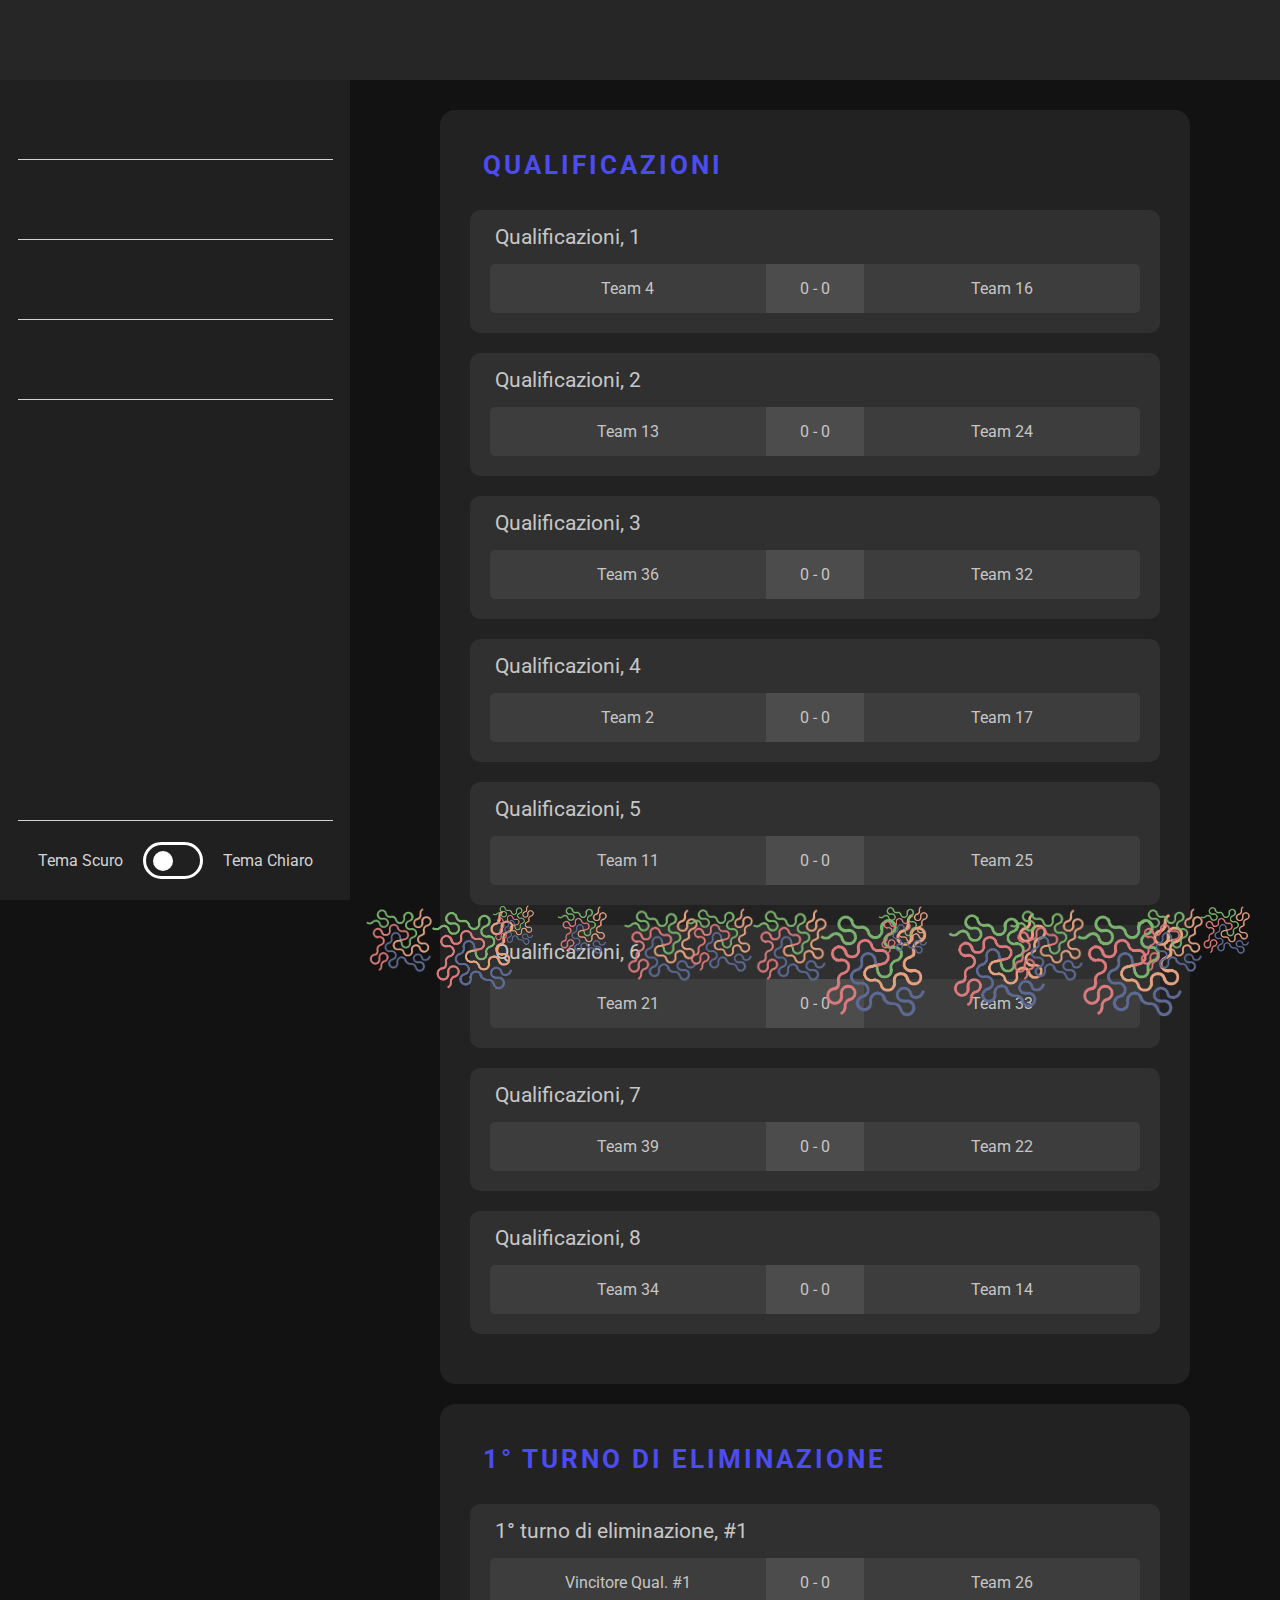
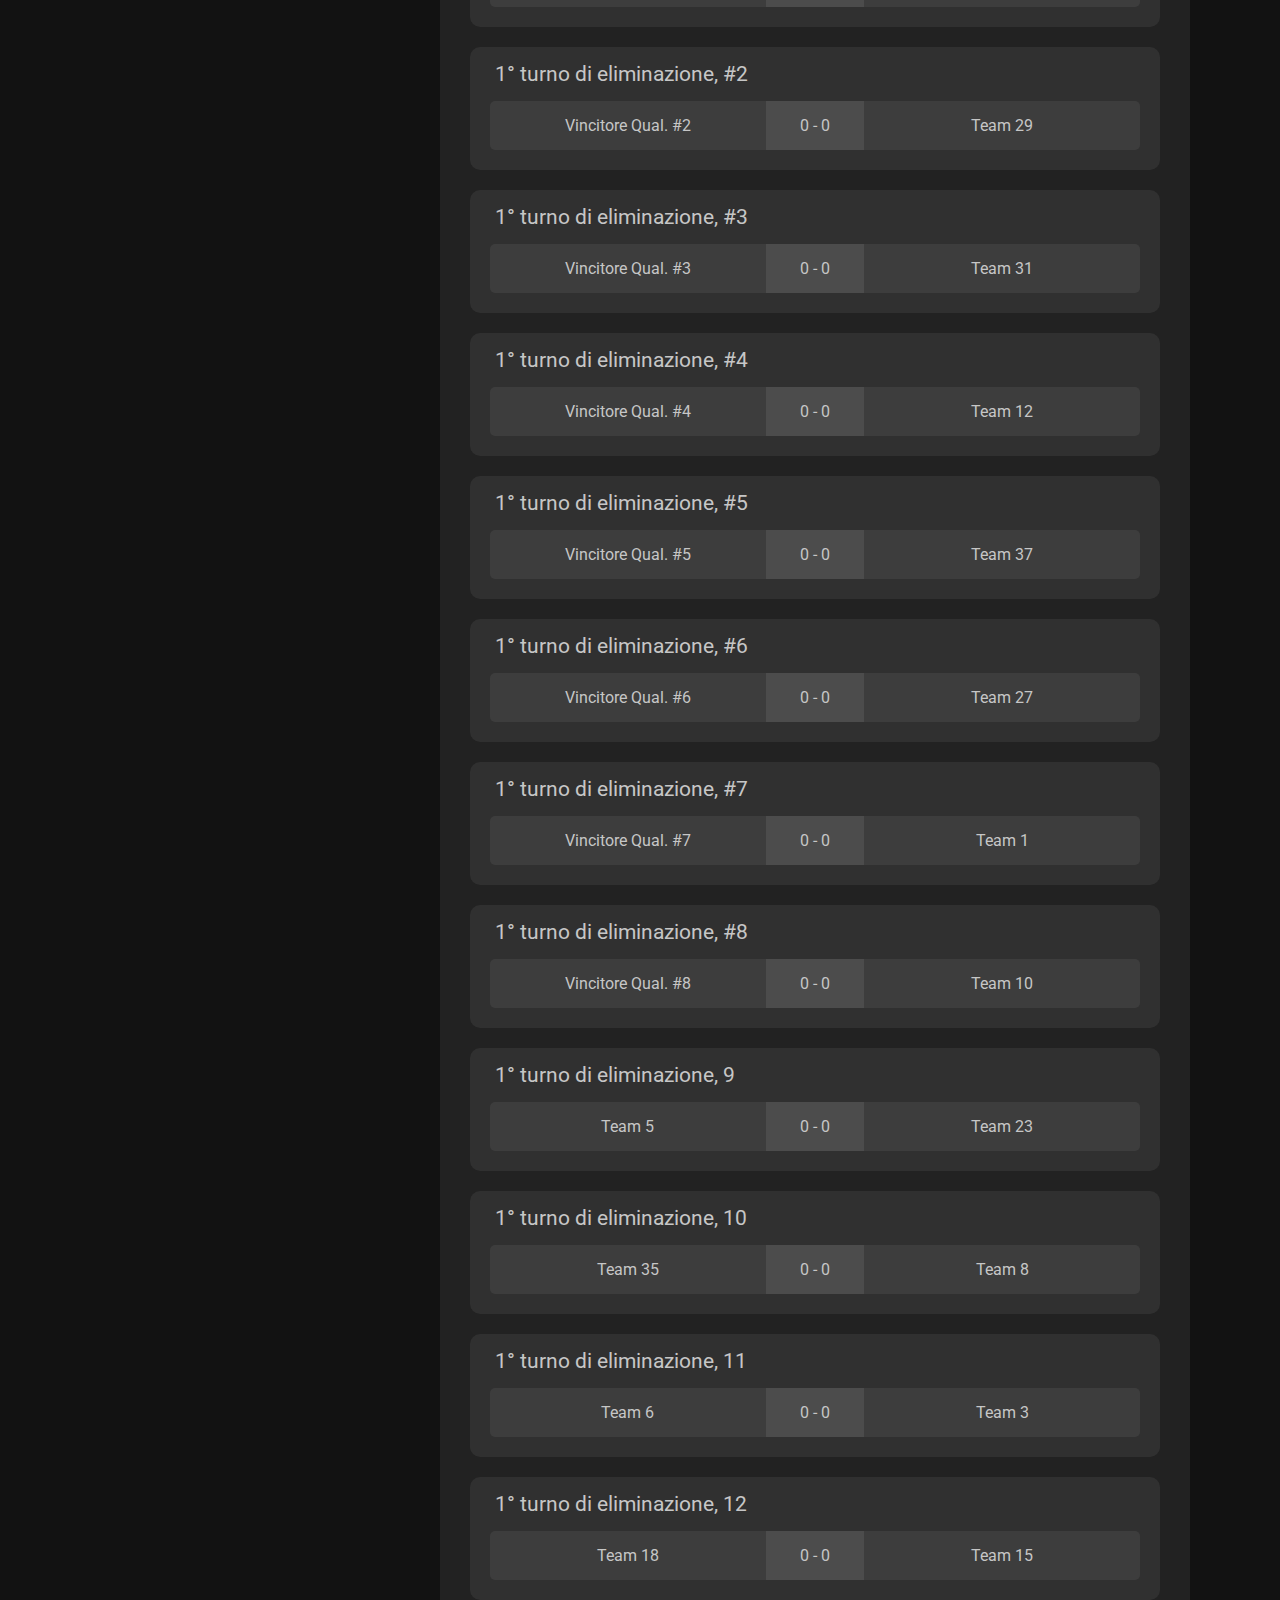
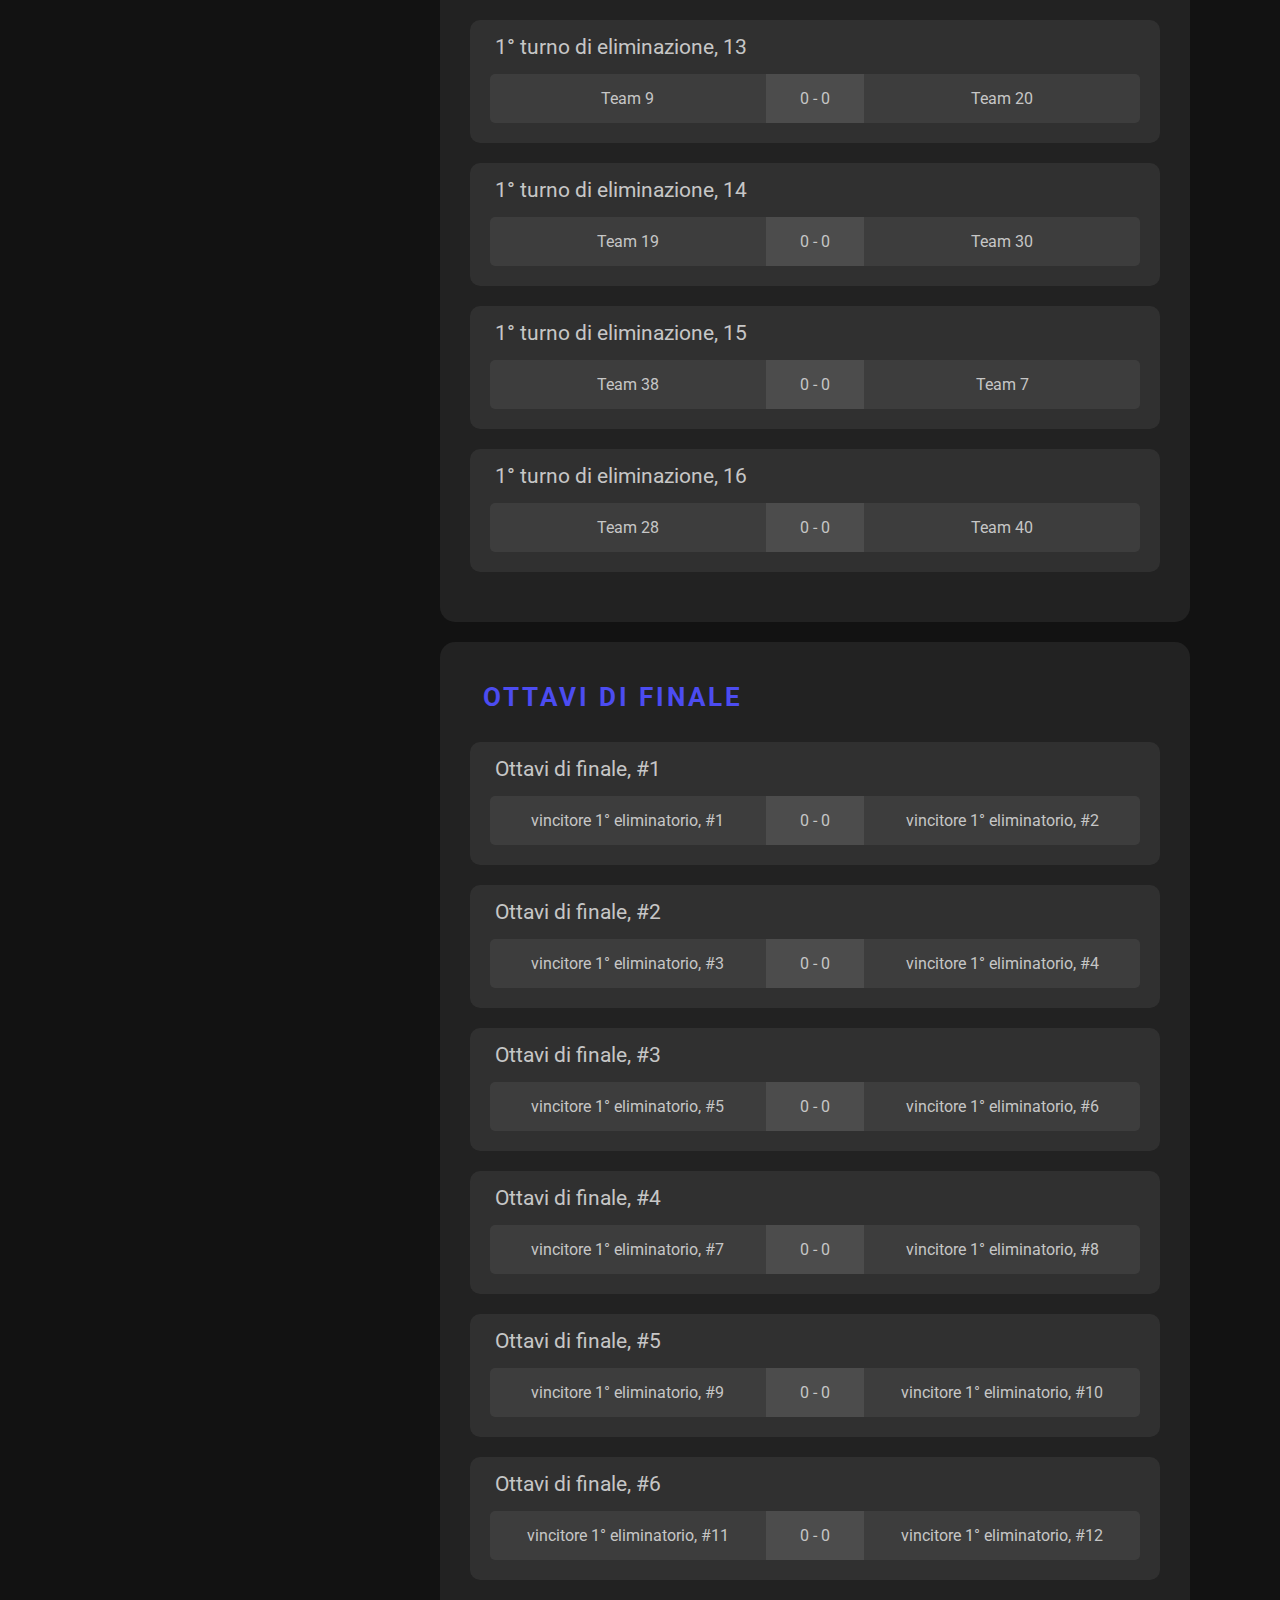
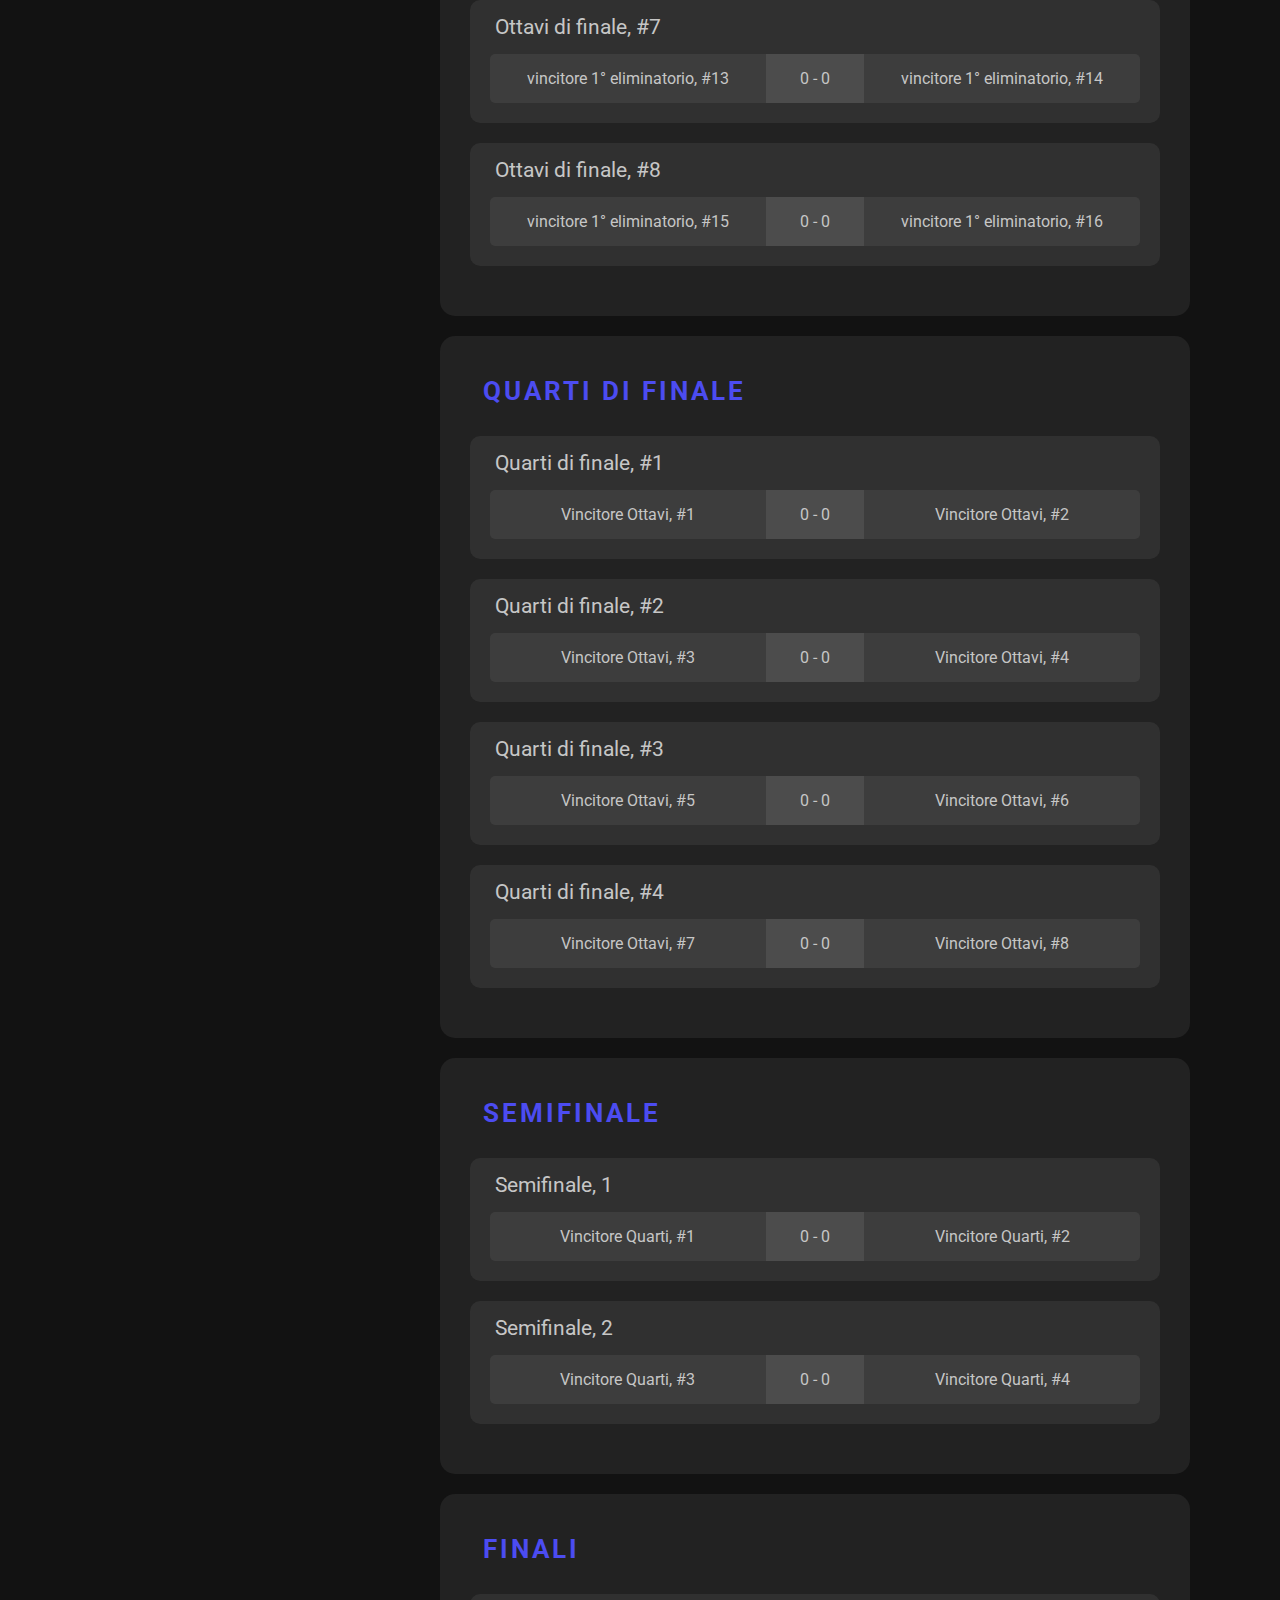
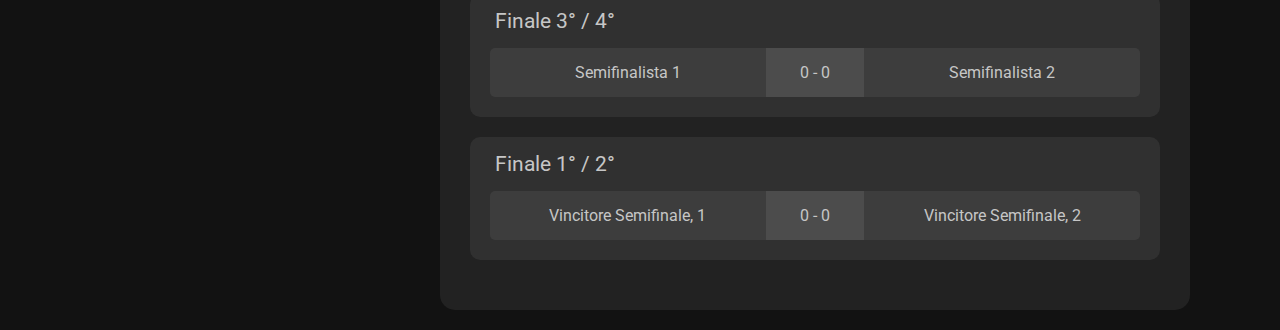
<file: index.html>
<!DOCTYPE html>
<html lang="en">
  <head>
    <meta charset="UTF-8">
    <meta name="viewport" content="width=device-width">

    <link rel="icon" href="Images/logo-icon.png">

    <link rel="preconnect" href="https://fonts.googleapis.com">
    <link rel="preconnect" href="https://fonts.gstatic.com" crossorigin>
    <link href="https://fonts.googleapis.com/css2?family=Roboto:wght@100;300;400;500;700&display=swap" rel="stylesheet">

    <link rel="stylesheet" href="styles/main.css">
    <link rel="stylesheet" href="styles/header.css">
    <link rel="stylesheet" href="styles/sidebar.css">
    <link rel="stylesheet" href="styles/general.css">
    <link rel="stylesheet" href="styles/max-width-990px.css">
    <link rel="stylesheet" href="styles/min-width-990px-and-max-width-1220px.css">
    <link rel="stylesheet" href="styles/min-width-1200px.css">

    <title>Tornei dei "Licei le Filandiere"</title>

  </head>
  <body>
    <header class="dark-theme">
      <div class="hamburger-menu-icon">
        <button>
          <img src="Images/hamburger-menu.png">
        </button>
      </div>
    </header>

    <nav class="sidebar">
      <button class="screen-darkener"></button>
      
      <div class="sidebar-menu">
        <div class="sidebar-menu-element"></div>
        <div class="sidebar-menu-element"></div>
        <div class="sidebar-menu-element"></div>
        <div class="sidebar-menu-element"></div>
      </div>

      <div class="change-color-theme-btn-container ">
        <div class="sidebar-menu-element-description"> Tema Scuro </div>
        <button class="change-color-theme-btn ">
          <div></div>  
        </button>
        <div class="sidebar-menu-element-description"> Tema Chiaro </div>

      </div>
    </nav>

    <main id="container">
    <!--       
      <section class="stage">
        <div class="stage-ID">
          QUALIFICAZIONI
        </div>
        <div class="match">
          <div class="match-ID">
            Match ID
          </div>
          <div class="match-result">
            <div class="competitor">
              Team1
            </div>
            <div class="score">
              0 - 0
            </div>
            <div class="competitor">
              Team2
            </div>
          </div>
        </div>
      </section> 
    -->
    </main>
    <div class="bg-animation-container">
      <div class="bg-img-container">
        <img class="bg-logo-img" src="Images/light-colored-logo.png">
      </div>
      <div class="bg-img-container">
        <img class="bg-logo-img" src="Images/light-colored-logo.png">
      </div>
      <div class="bg-img-container">
        <img class="bg-logo-img" src="Images/light-colored-logo.png">
      </div>
      <div class="bg-img-container">
        <img class="bg-logo-img" src="Images/light-colored-logo.png">
      </div>
      <div class="bg-img-container">
        <img class="bg-logo-img" src="Images/light-colored-logo.png">
      </div>
      <div class="bg-img-container">
        <img class="bg-logo-img" src="Images/light-colored-logo.png">
      </div>
      <div class="bg-img-container">
        <img class="bg-logo-img" src="Images/light-colored-logo.png">
      </div>
      <div class="bg-img-container">
        <img class="bg-logo-img" src="Images/light-colored-logo.png">
      </div>
      <div class="bg-img-container">
        <img class="bg-logo-img" src="Images/light-colored-logo.png">
      </div>
      <div class="bg-img-container">
        <img class="bg-logo-img" src="Images/light-colored-logo.png">
      </div>
      <div class="bg-img-container">
        <img class="bg-logo-img" src="Images/light-colored-logo.png">
      </div>
      <div class="bg-img-container">
        <img class="bg-logo-img" src="Images/light-colored-logo.png">
      </div>
      <div class="bg-img-container">
        <img class="bg-logo-img" src="Images/light-colored-logo.png">
      </div>
      <div class="bg-img-container">
        <img class="bg-logo-img" src="Images/light-colored-logo.png">
      </div>
    </div>
    
    <script type="module" src="scripts/tournament_draw.js"></script>
    <script type="module" src="scripts/change_color_theme.js"></script>
    <script type="module" src="scripts/header.js"></script>
    <script type="module" src="scripts/sidebar.js"></script>
  </body>
</html>
</file>
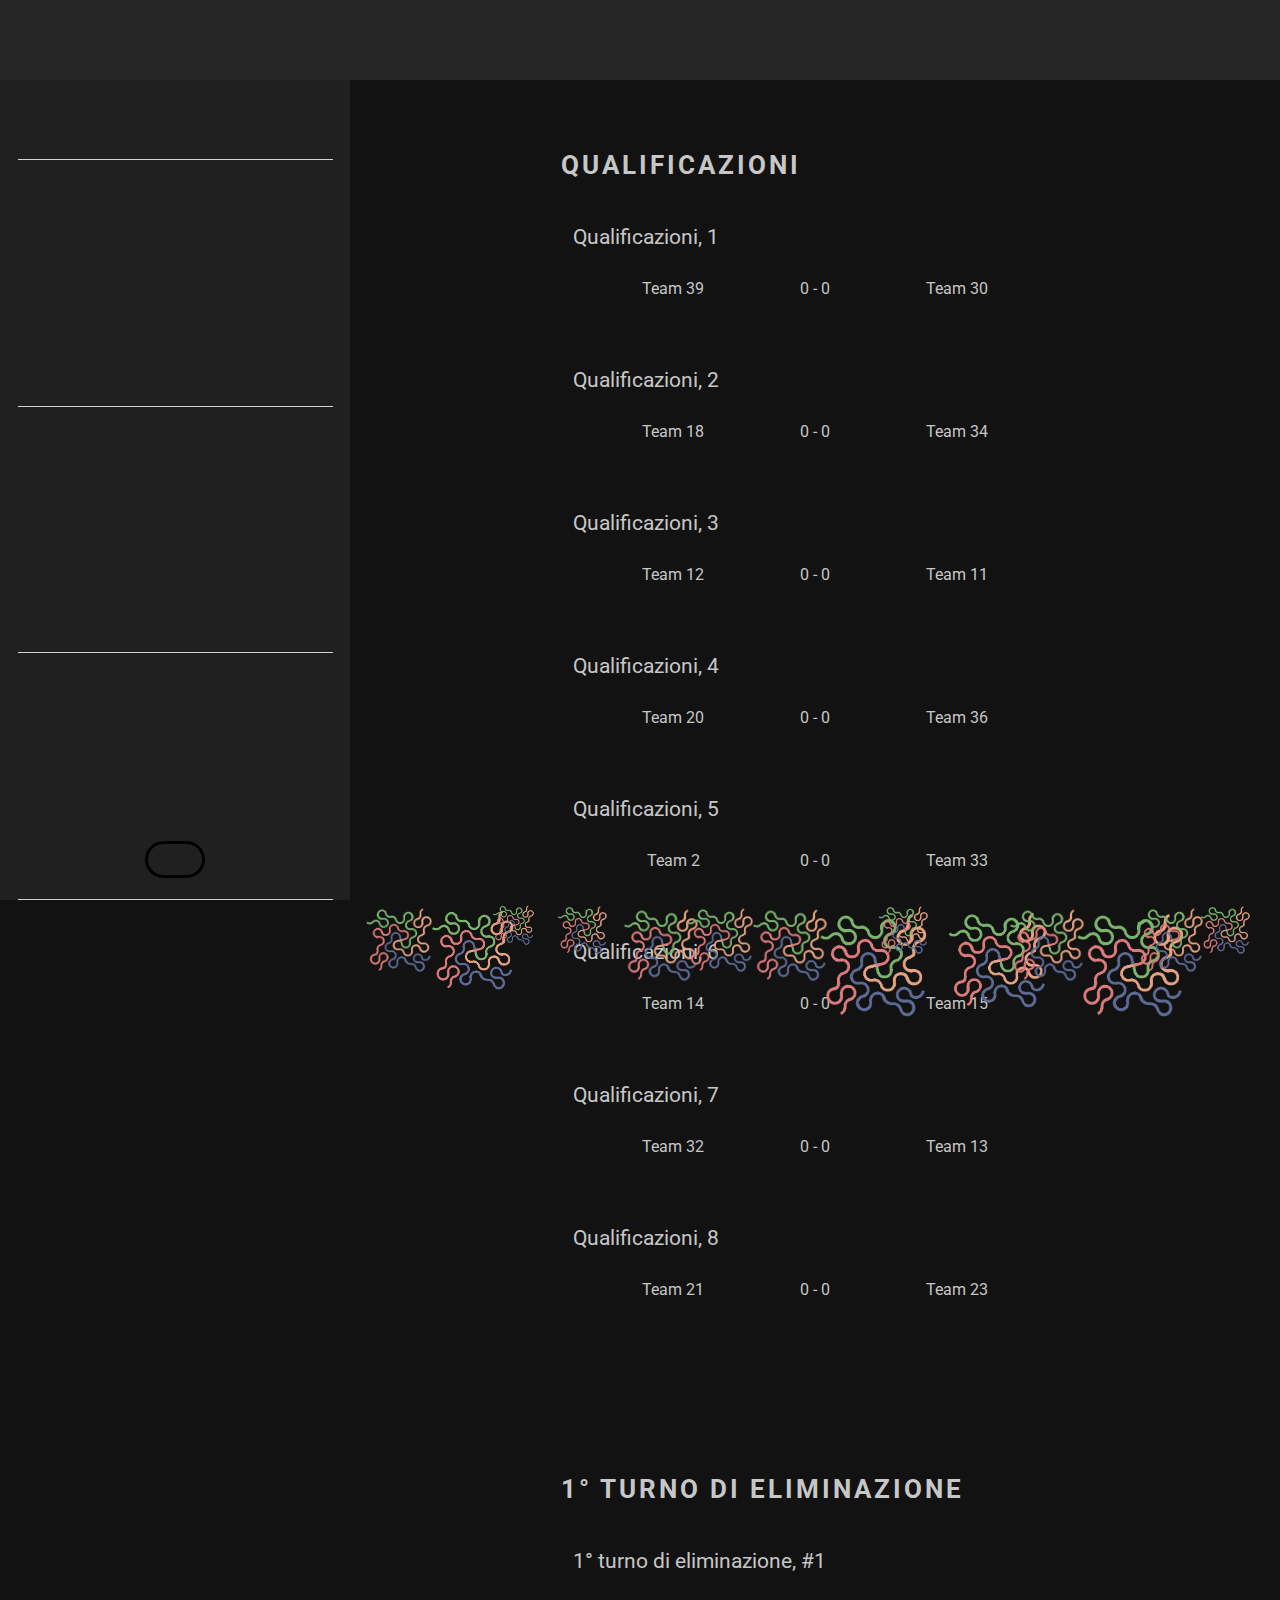
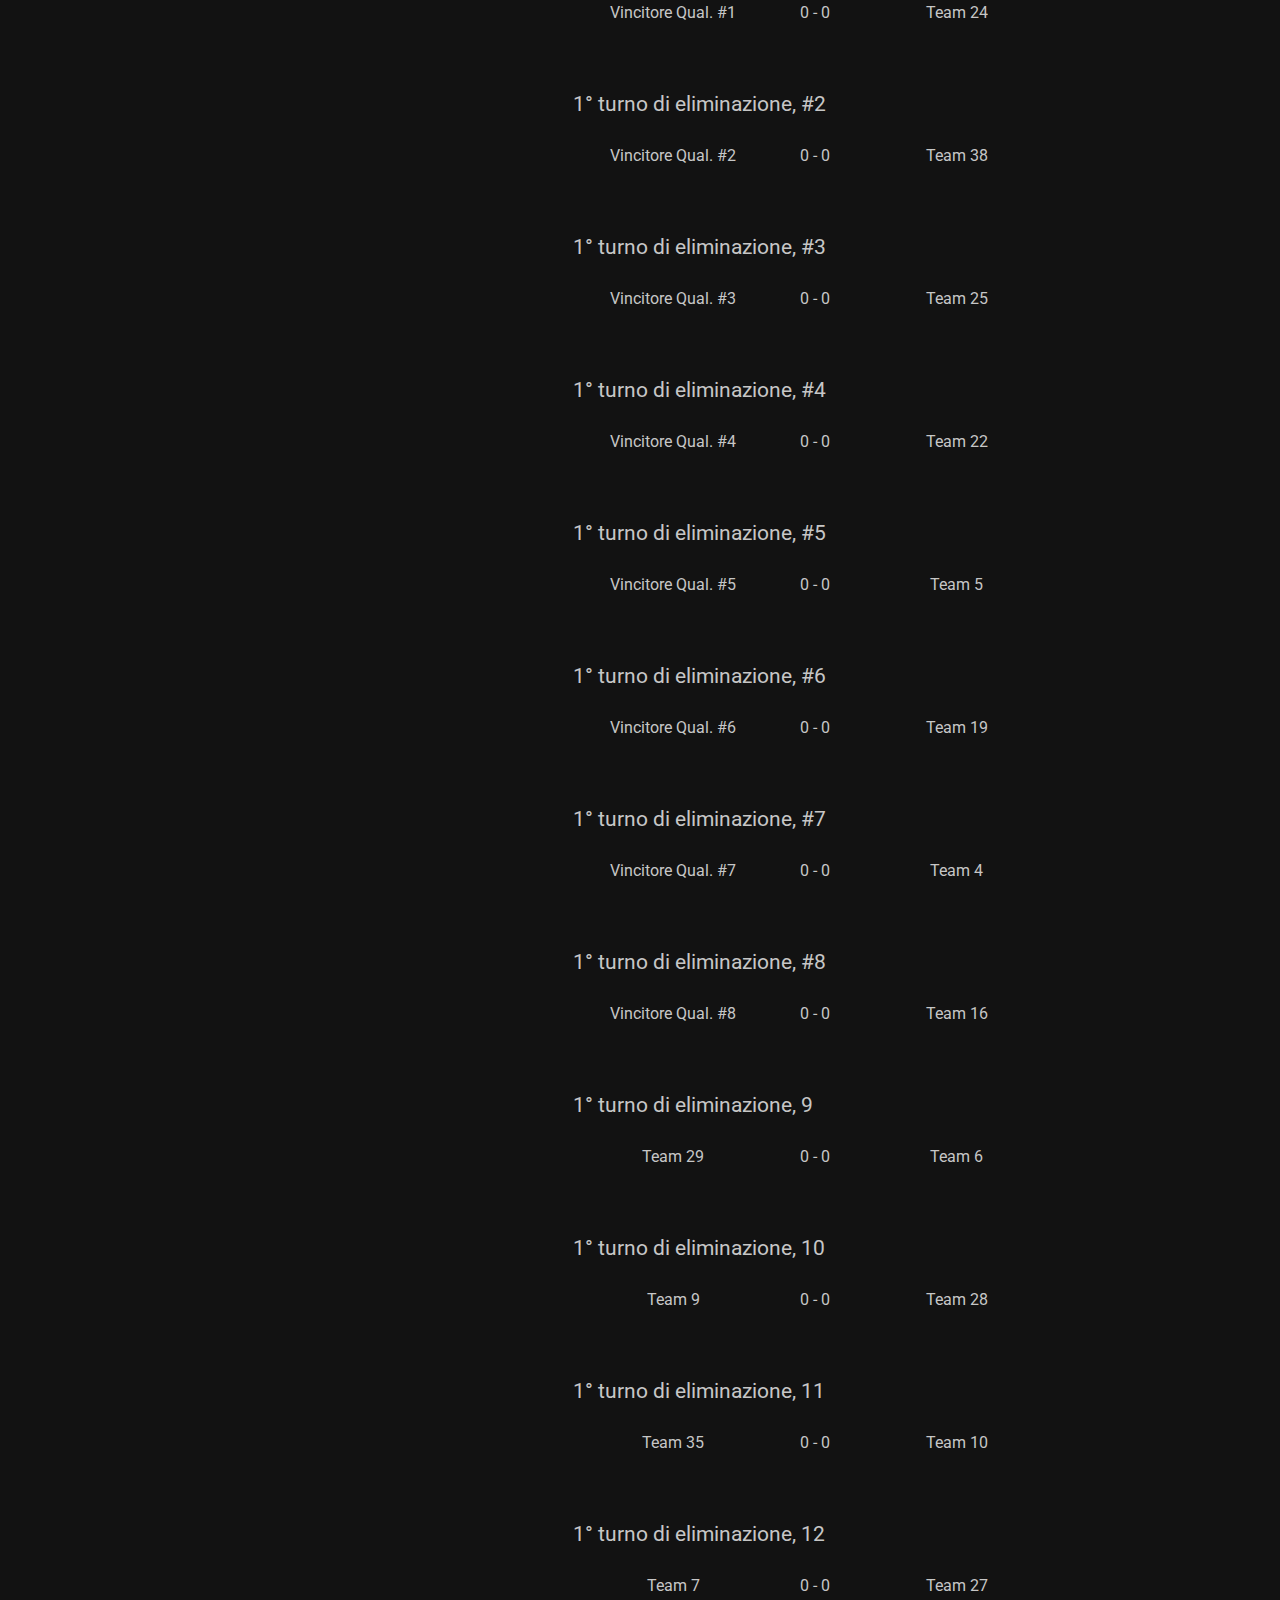
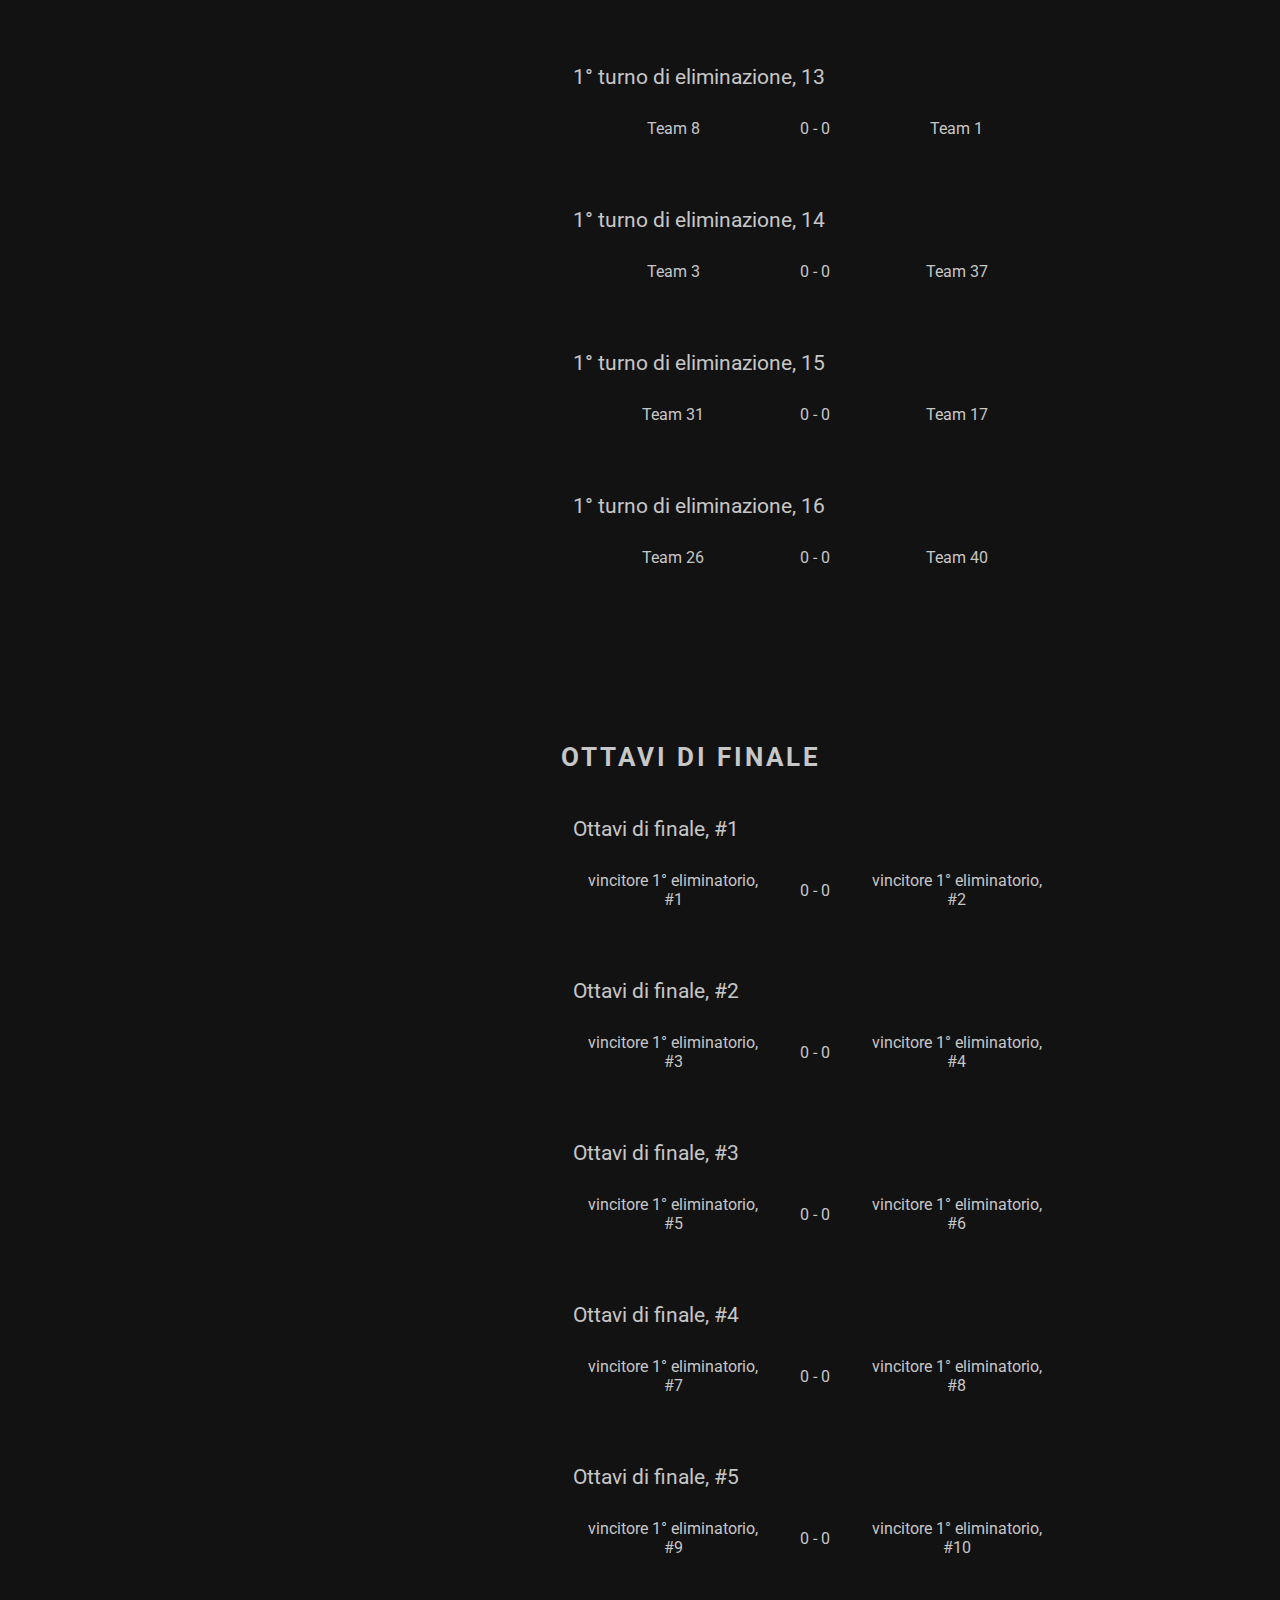
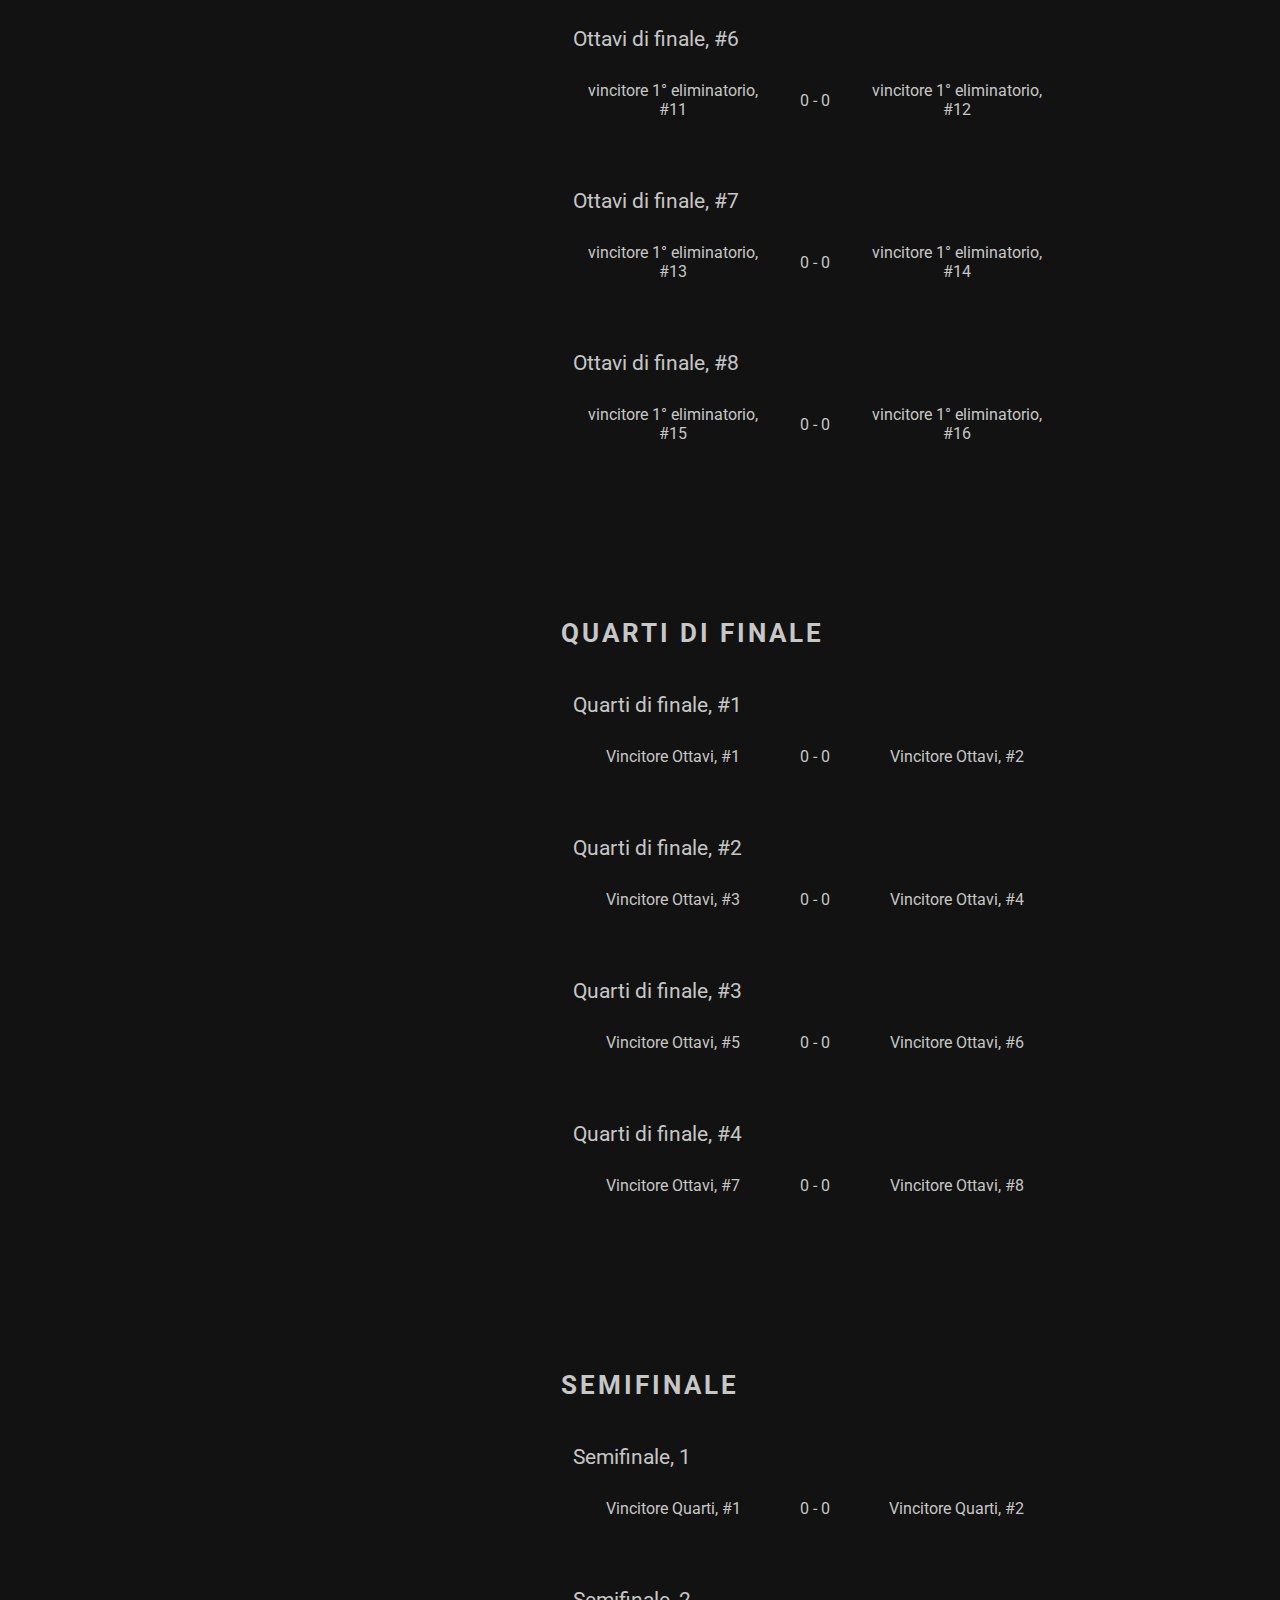
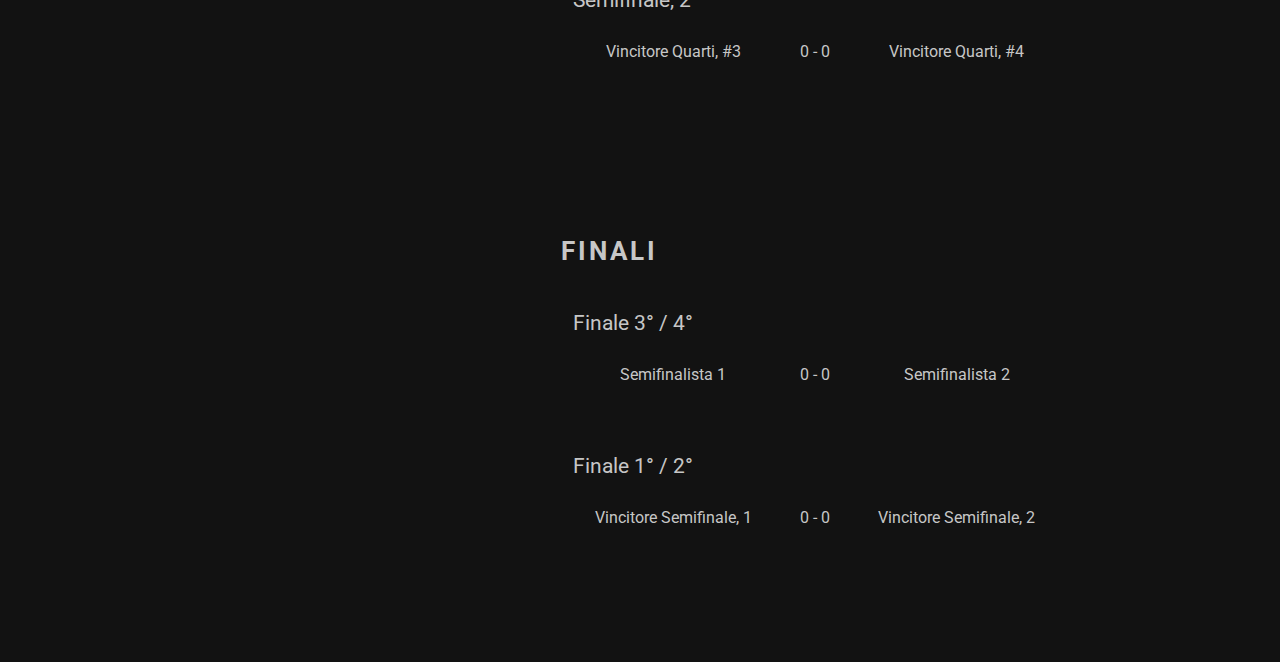
<file: main.html>
<!DOCTYPE html>
<html lang="en">
  <head>
    <meta charset="UTF-8">
    <meta name="viewport" content="width=device-width, initial-scale=1.0">

    <link rel="icon" href="Images/logo-icon.png">

    <link rel="preconnect" href="https://fonts.googleapis.com">
    <link rel="preconnect" href="https://fonts.gstatic.com" crossorigin>
    <link href="https://fonts.googleapis.com/css2?family=Roboto:wght@100;300;400;500;700&display=swap" rel="stylesheet">

    <link rel="stylesheet" href="styles/style.css">
    <link rel="stylesheet" href="styles/header.css">
    <link rel="stylesheet" href="styles/sidebar.css">
    <link rel="stylesheet" href="styles/general.css">
    <link rel="stylesheet" href="styles/max-width-990px.css">
    <link rel="stylesheet" href="styles/min-width-990px-and-max-width-1220px.css">
    <link rel="stylesheet" href="styles/min-width-1200px.css">

    <title>Tornei dei "Licei le Filandiere"</title>

  </head>
  <body>
    <header class="dark-theme">
      <div class="hamburger-menu-icon">
        <button>
          <img src="Images/hamburger-menu.png">
        </button>
      </div>
    </header>

    <nav class="sidebar">
      <div class="sidebar-menu-element"></div>
      <div class="sidebar-menu-element"></div>
      <div class="sidebar-menu-element"></div>
      <div class="sidebar-menu-element">
        <button class="change-color-theme-btn ">
          <div></div>  
        </button>
      </div>
    </nav>

    <main id="container">
    <!--       
      <section class="stage">
        <div class="stage-ID">
          QUALIFICAZIONI
        </div>
        <div class="match">
          <div class="match-ID">
            Match ID
          </div>
          <div class="match-result">
            <div class="competitor">
              Team1
            </div>
            <div class="score">
              0 - 0
            </div>
            <div class="competitor">
              Team2
            </div>
          </div>
        </div>
      </section> 
    -->
    </main>
    <div class="bg-animation-container">
      <div class="bg-img-container">
        <img class="bg-logo-img" src="Images/light-colored-logo.png">
      </div>
      <div class="bg-img-container">
        <img class="bg-logo-img" src="Images/light-colored-logo.png">
      </div>
      <div class="bg-img-container">
        <img class="bg-logo-img" src="Images/light-colored-logo.png">
      </div>
      <div class="bg-img-container">
        <img class="bg-logo-img" src="Images/light-colored-logo.png">
      </div>
      <div class="bg-img-container">
        <img class="bg-logo-img" src="Images/light-colored-logo.png">
      </div>
      <div class="bg-img-container">
        <img class="bg-logo-img" src="Images/light-colored-logo.png">
      </div>
      <div class="bg-img-container">
        <img class="bg-logo-img" src="Images/light-colored-logo.png">
      </div>
      <div class="bg-img-container">
        <img class="bg-logo-img" src="Images/light-colored-logo.png">
      </div>
      <div class="bg-img-container">
        <img class="bg-logo-img" src="Images/light-colored-logo.png">
      </div>
      <div class="bg-img-container">
        <img class="bg-logo-img" src="Images/light-colored-logo.png">
      </div>
      <div class="bg-img-container">
        <img class="bg-logo-img" src="Images/light-colored-logo.png">
      </div>
      <div class="bg-img-container">
        <img class="bg-logo-img" src="Images/light-colored-logo.png">
      </div>
      <div class="bg-img-container">
        <img class="bg-logo-img" src="Images/light-colored-logo.png">
      </div>
      <div class="bg-img-container">
        <img class="bg-logo-img" src="Images/light-colored-logo.png">
      </div>
    </div>
    
    <script type="module" src="./scripts/tournament_draw.js"></script>
    <script type="module" src="./scripts/change_color_theme.js"></script>
  </body>
</html>
</file>
<file: styles/main.css>
main {
  display: flex;
  flex-direction: column;
  align-items: center;
  position: relative;
  z-index: 10;
  width: 95%;
}

.stage {
  position: relative;
  width: 100%;
  max-width: 750px;
  display: flex;
  flex-direction: column;
  align-items: center;
  padding: 40px 30px;
  border-radius: 15px;
  margin-bottom: 20px;
  opacity: 0.94;
}

.stage.dark-theme {
  background-color: #232323;
}

.stage.light-theme {
  background-color: #b12aab;
}

.stage-ID {
  width: 100%;
  font-weight: bold;
  font-size: 1.6rem;
  text-align: left;
  margin-bottom: 20px;
  margin-left: 25px;
  letter-spacing: 3px;
}

.stage-ID.dark-theme {
  color: #5050ff;
}

.stage-ID.light-theme {
  color: #5050ff;
}

.match {
  width: 100%;
  max-width: 700px;
  display: flex;
  flex-direction: column;
  margin: 10px 0;
  border-radius: 10px;
  color: #d2d2d2;
}

.match.dark-theme {
  background-color: #323232;
}

.match.light-theme {
  background-color: #c9cc92;
}

.match-ID {
  margin: 15px 25px;
  font-size: 1.3rem;
}

.match-result {
  display: flex;
  flex-direction: row;
  align-items: stretch;
  justify-content: space-between;
  margin-left: 20px;
  margin-bottom: 20px;
  margin-right: 20px;
  border-radius: 5px;
  font-size: 1rem;
  text-align: center;
}

.match-result.dark-theme {
  background-color: #404040;
}

.match-result.light-theme {
  background-color: #19a29c;
}

.competitor {
  padding: 15px;
  flex: 5;
}

.score {
  flex: 2;
  align-content: center;
  display: flex;
  align-items: center;
  justify-content: center;
  white-space: nowrap;
}

.score.dark-theme {
  background-color: #505050;
}

.score.light-theme {
  background-color: #584274;
}

.bg-animation-container {
  position: fixed;
  bottom: 0px;
  display: flex;
  flex-direction: row;
  justify-content: space-between;
}

.bg-logo-img {
  position: absolute;
  top: 0;
  left: 0;
  animation: background 15s linear infinite;
  z-index: 50;
}

.bg-img-container {
  position: relative;
  flex: 1;
}

.bg-img-container:nth-child(1) .bg-logo-img {
  animation-delay: 0s;
  width: 80px;
  height: 80px;
  animation-duration: 13s;
}

.bg-img-container:nth-child(2) .bg-logo-img {
  animation-delay: 4s;
  width: 100px;
  height: 100px;
  animation-duration: 10s;
}

.bg-img-container:nth-child(3) .bg-logo-img {
  animation-delay: 5s;
  width: 50px;
  height: 50px;
  animation-duration: 15s;
}

.bg-img-container:nth-child(4) .bg-logo-img {
  animation-delay: 4s;
  width: 60px;
  height: 60px;
  animation-duration: 10s;
}

.bg-img-container:nth-child(5) .bg-logo-img {
  animation-delay: 10s;
  width: 90px;
  height: 90px;
  animation-duration: 14s;
}

.bg-img-container:nth-child(6) .bg-logo-img {
  animation-delay: 8s;
  width: 80px;
  height: 80px;
  animation-duration: 12s;
}

.bg-img-container:nth-child(7) .bg-logo-img {
  animation-delay: 2s;
  width: 90px;
  height: 90px;
  animation-duration: 15s;
}

.bg-img-container:nth-child(8) .bg-logo-img {
  animation-delay: 7s;
  width: 130px;
  height: 130px;
  animation-duration: 13s;
}

.bg-img-container:nth-child(9) .bg-logo-img {
  animation-delay: 6s;
  width: 60px;
  height: 60px;
  animation-duration: 18s;
}

.bg-img-container:nth-child(10) .bg-logo-img {
  animation-delay: 5s;
  width: 120px;
  height: 120px;
  animation-duration: 9s;
}

.bg-img-container:nth-child(11) .bg-logo-img {
  animation-delay: 4s;
  width: 90px;
  height: 90px;
  animation-duration: 11s;
}

.bg-img-container:nth-child(12) .bg-logo-img {
  animation-delay: 1s;
  width: 130px;
  height: 130px;
  animation-duration: 13s;
}

.bg-img-container:nth-child(13) .bg-logo-img {
  animation-delay: 9s;
  width: 80px;
  height: 80px;
  animation-duration: 12s;
}

.bg-img-container:nth-child(14) .bg-logo-img {
  animation-delay: 7s;
  width: 60px;
  height: 60px;
  animation-duration: 10s;
}

@keyframes background {
  0% {
    transform: translateY(0px) rotate(0);
    opacity: 1;
  }
  100% {
    transform: translateY(-800px) rotate(480deg);
    opacity: 0.3;
  }
}
</file>
<file: styles/header.css>
header {
  position: fixed;
  left: 0;
  right: 0;
  top: 0;
  bottom: auto;
  height: 80px;
  z-index: 100;
  display: flex;
  flex-direction: row;
  align-items: center;
}

header.dark-theme {
  background-color: #262626;
}

header.light-theme {
  background-color: #6e8c7c;
}

.hamburger-menu-icon {
  display: none;
  height: 100%;
  width: 90px;
}

.hamburger-menu-icon img {
  width: 30px;
}
</file>
<file: styles/sidebar.css>
.sidebar {
  position: fixed;
  left: 0;
  right: auto;
  top: 80px;
  bottom: 0;
  z-index: 100;
  transition: width 0.5s;
  display: flex;
  flex-direction: column;
  align-items: center;
  justify-content: space-between;
}

.sidebar.dark-theme {
  background-color: #202020;
}

.sidebar.light-theme {
  background-color: #4c4778;
}

.screen-darkener {
  background-color: rgba(0, 0, 0, 0.5);
  position: absolute;
  left: 100%;
  right: -100vw;
  bottom: 0;
  top: 0;
  display: none;
  z-index: 0;
}

.sidebar-menu {
  display: flex;
  flex-direction: column;
  align-items: center;
  justify-content: center;
  width: 100%;
}

.sidebar-menu-element {
  display: flex;
  align-items: center;
  justify-content: center;
  height: 80px;
  width: 90%;
  border-bottom: 1px solid #d3d3d3;
}

.sidebar-menu-element-description {
  overflow: hidden;
  white-space: nowrap;
  transition: width 0.5s;
}

.change-color-theme-btn {
  height: 37px;
  width: 60px;
  border: 3px solid;
  border-radius: 100px;
  display: flex;
  align-items: center;
  background-color: transparent;
  transition: border-color 0.3s;
  padding-left: 7px;
  flex-shrink: 0;
}

.change-color-theme-btn-container {
  display: flex;
  align-items: center;
  justify-content: space-between;
  padding: 0 20px;
  height: 80px;
  width: 90%;
  border-top: 1px solid #d3d3d3;
}

.change-color-theme-btn div {
  height: 20px;
  width: 20px;
  border-radius: 50%;
  transition: transform 0.3s, background-color 0.3s;
}

.change-color-theme-btn.dark-theme {
  border-color: white;
}

.change-color-theme-btn.dark-theme div {
  background-color: white;
  transform: translateX(0);
}

.change-color-theme-btn.light-theme {
  border-color: black;
}

.change-color-theme-btn.light-theme div {
  background-color: black;
  transform: translateX(115%);
}
</file>
<file: styles/general.css>
* {
  box-sizing: border-box;
  font-size: 1rem;
}

*:focus, *:active {
  -webkit-tap-highlight-color: transparent;
}

body {
  padding-top: 110px;
  margin: 0;
  min-width: 500px;
  font-family: Roboto, Arial;
  color: #d3d3d3;
  display: flex;
  justify-content: center;
}

body.dark-theme {
  background-color: #121212;
}

body.light-theme {
  background-color: #a93535;
}

button {
  cursor: pointer;
  background-color: transparent;
  border: none;
}
</file>
<file: styles/max-width-990px.css>
@media screen and (max-width: 990px) {
  .sidebar {
    width: 0;
  }
  .sidebar * {
    transition: transform 0.5s, opacity 0.3s;
    transform: scaleX(0);
    opacity: 0;
  }
  .sidebar.visible {
    display: flex;
    width: 350px;
  }
  .sidebar.visible * {
    transform: scaleX(1);
    opacity: 1;
  }
  .sidebar.visible .screen-darkener {
    display: block;
  }
  .sidebar.visible .sidebar-menu-element-description {
    width: auto;
  }
  .bg-animation-container {
    left: 10px;
    right: 20px;
  }
  .hamburger-menu-icon {
    display: flex;
    align-items: center;
    justify-content: center;
  }
}

@media screen and (max-width: 990px) and (max-width: 560px) {
  .stage {
    padding: 30px 20px;
  }
}
</file>
<file: styles/min-width-990px-and-max-width-1220px.css>
@media screen and (max-width: 1200px) and (min-width: 990px) {
  .sidebar {
    width: 90px;
  }
  .sidebar .change-color-theme-btn-container {
    padding: 0;
  }
  .sidebar-menu-element-description {
    transform: scaleX(0);
  }
  .sidebar:hover {
    width: 350px;
  }
  .sidebar:hover .screen-darkener {
    display: block;
    pointer-events: none;
  }
  .sidebar:hover .change-color-theme-btn-container {
    padding: 0 20px;
  }
  .sidebar:hover .sidebar-menu-element-description {
    transform: scaleX(1);
  }
  body {
    padding-left: 90px;
  }
  .bg-animation-container {
    left: 100px;
    right: -120px;
  }
}
</file>
<file: styles/min-width-1200px.css>
@media screen and (min-width: 1200px) {
  .sidebar {
    width: 350px;
  }
  body {
    padding-left: 380px;
    padding-right: 30px;
  }
  .bg-animation-container {
    left: 360px;
    right: 20px;
  }
}
</file>
<file: styles/style.css>
body {
  padding-top: 110px;
  padding-left: 380px;
  padding-right: 30px;
  min-width: 500px;
  font-family: Roboto, Arial;
  color: #d3d3d3;
}

body.dark-theme {
  background-color: #121212;
}

body.light-theme {
  background-color: #a93535;
}

main {
  display: flex;
  flex-direction: column;
  align-items: center;
  position: relative;
  z-index: 10;
}

.stage {
  position: relative;
  width: 100%;
  max-width: 750px;
  display: flex;
  flex-direction: column;
  align-items: center;
  padding: 40px 30px;
  border-radius: 15px;
  margin-bottom: 50px;
  opacity: 0.94;
}

.stage.dark-theme {
  background-color: #232323;
}

.stage.light-theme {
  background-color: #b12aab;
}

.stage-ID {
  width: 100%;
  font-weight: bold;
  font-size: 1.6rem;
  text-align: left;
  margin-bottom: 20px;
  margin-left: 25px;
  letter-spacing: 3px;
}

.stage-ID.dark-theme {
  color: #5050ff;
}

.stage-ID.light-theme {
  color: #5050ff;
}

.match {
  width: 100%;
  max-width: 700px;
  display: flex;
  flex-direction: column;
  margin: 10px 0;
  border-radius: 10px;
  color: #d2d2d2;
}

.match.dark-theme {
  background-color: #323232;
}

.match.light-theme {
  background-color: #c9cc92;
}

.match-ID {
  margin: 15px 25px;
  font-size: 1.3rem;
}

.match-result {
  display: flex;
  flex-direction: row;
  align-items: stretch;
  justify-content: space-between;
  margin-left: 20px;
  margin-bottom: 20px;
  margin-right: 20px;
  border-radius: 5px;
  font-size: 1rem;
  text-align: center;
}

.match-result.dark-theme {
  background-color: #404040;
}

.match-result.light-theme {
  background-color: #19a29c;
}

.competitor {
  padding: 15px;
  flex: 5;
}

.score {
  flex: 2;
  align-content: center;
  display: flex;
  align-items: center;
  justify-content: center;
  white-space: nowrap;
}

.score.dark-theme {
  background-color: #505050;
}

.score.light-theme {
  background-color: #584274;
}

.bg-animation-container {
  position: fixed;
  bottom: 0px;
  display: flex;
  flex-direction: row;
  justify-content: space-between;
}

.bg-logo-img {
  position: absolute;
  top: 0;
  left: 0;
  animation: background 15s linear infinite;
  z-index: 50;
}

.bg-img-container {
  position: relative;
  flex: 1;
}

.bg-img-container:nth-child(1) .bg-logo-img {
  animation-delay: 0s;
  width: 80px;
  height: 80px;
  animation-duration: 13s;
}

.bg-img-container:nth-child(2) .bg-logo-img {
  animation-delay: 4s;
  width: 100px;
  height: 100px;
  animation-duration: 10s;
}

.bg-img-container:nth-child(3) .bg-logo-img {
  animation-delay: 5s;
  width: 50px;
  height: 50px;
  animation-duration: 15s;
}

.bg-img-container:nth-child(4) .bg-logo-img {
  animation-delay: 4s;
  width: 60px;
  height: 60px;
  animation-duration: 10s;
}

.bg-img-container:nth-child(5) .bg-logo-img {
  animation-delay: 10s;
  width: 90px;
  height: 90px;
  animation-duration: 14s;
}

.bg-img-container:nth-child(6) .bg-logo-img {
  animation-delay: 8s;
  width: 80px;
  height: 80px;
  animation-duration: 12s;
}

.bg-img-container:nth-child(7) .bg-logo-img {
  animation-delay: 2s;
  width: 90px;
  height: 90px;
  animation-duration: 15s;
}

.bg-img-container:nth-child(8) .bg-logo-img {
  animation-delay: 7s;
  width: 130px;
  height: 130px;
  animation-duration: 13s;
}

.bg-img-container:nth-child(9) .bg-logo-img {
  animation-delay: 6s;
  width: 60px;
  height: 60px;
  animation-duration: 18s;
}

.bg-img-container:nth-child(10) .bg-logo-img {
  animation-delay: 5s;
  width: 120px;
  height: 120px;
  animation-duration: 9s;
}

.bg-img-container:nth-child(11) .bg-logo-img {
  animation-delay: 4s;
  width: 90px;
  height: 90px;
  animation-duration: 11s;
}

.bg-img-container:nth-child(12) .bg-logo-img {
  animation-delay: 1s;
  width: 130px;
  height: 130px;
  animation-duration: 13s;
}

.bg-img-container:nth-child(13) .bg-logo-img {
  animation-delay: 9s;
  width: 80px;
  height: 80px;
  animation-duration: 12s;
}

.bg-img-container:nth-child(14) .bg-logo-img {
  animation-delay: 7s;
  width: 60px;
  height: 60px;
  animation-duration: 10s;
}

@keyframes background {
  0% {
    transform: translateY(0px) rotate(0);
    opacity: 1;
  }
  100% {
    transform: translateY(-800px) rotate(480deg);
    opacity: 0.3;
  }
}
</file>
